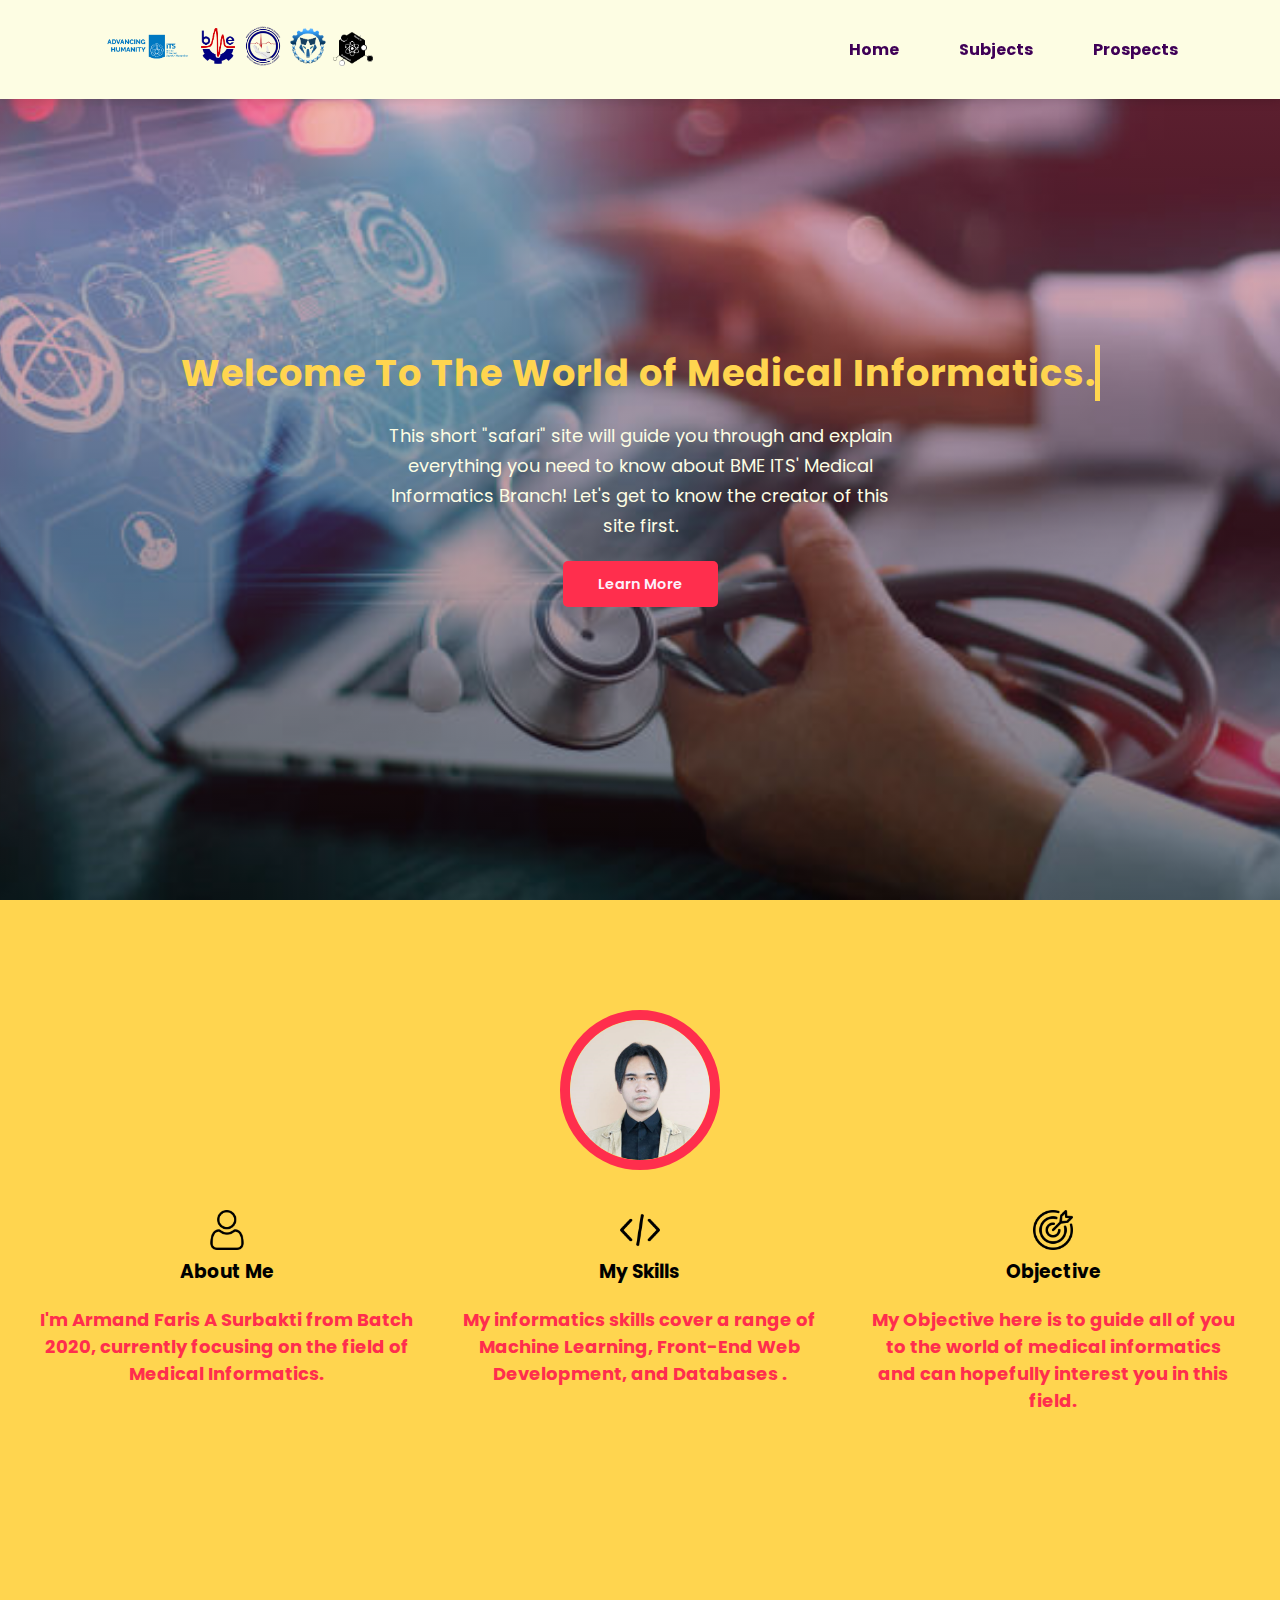
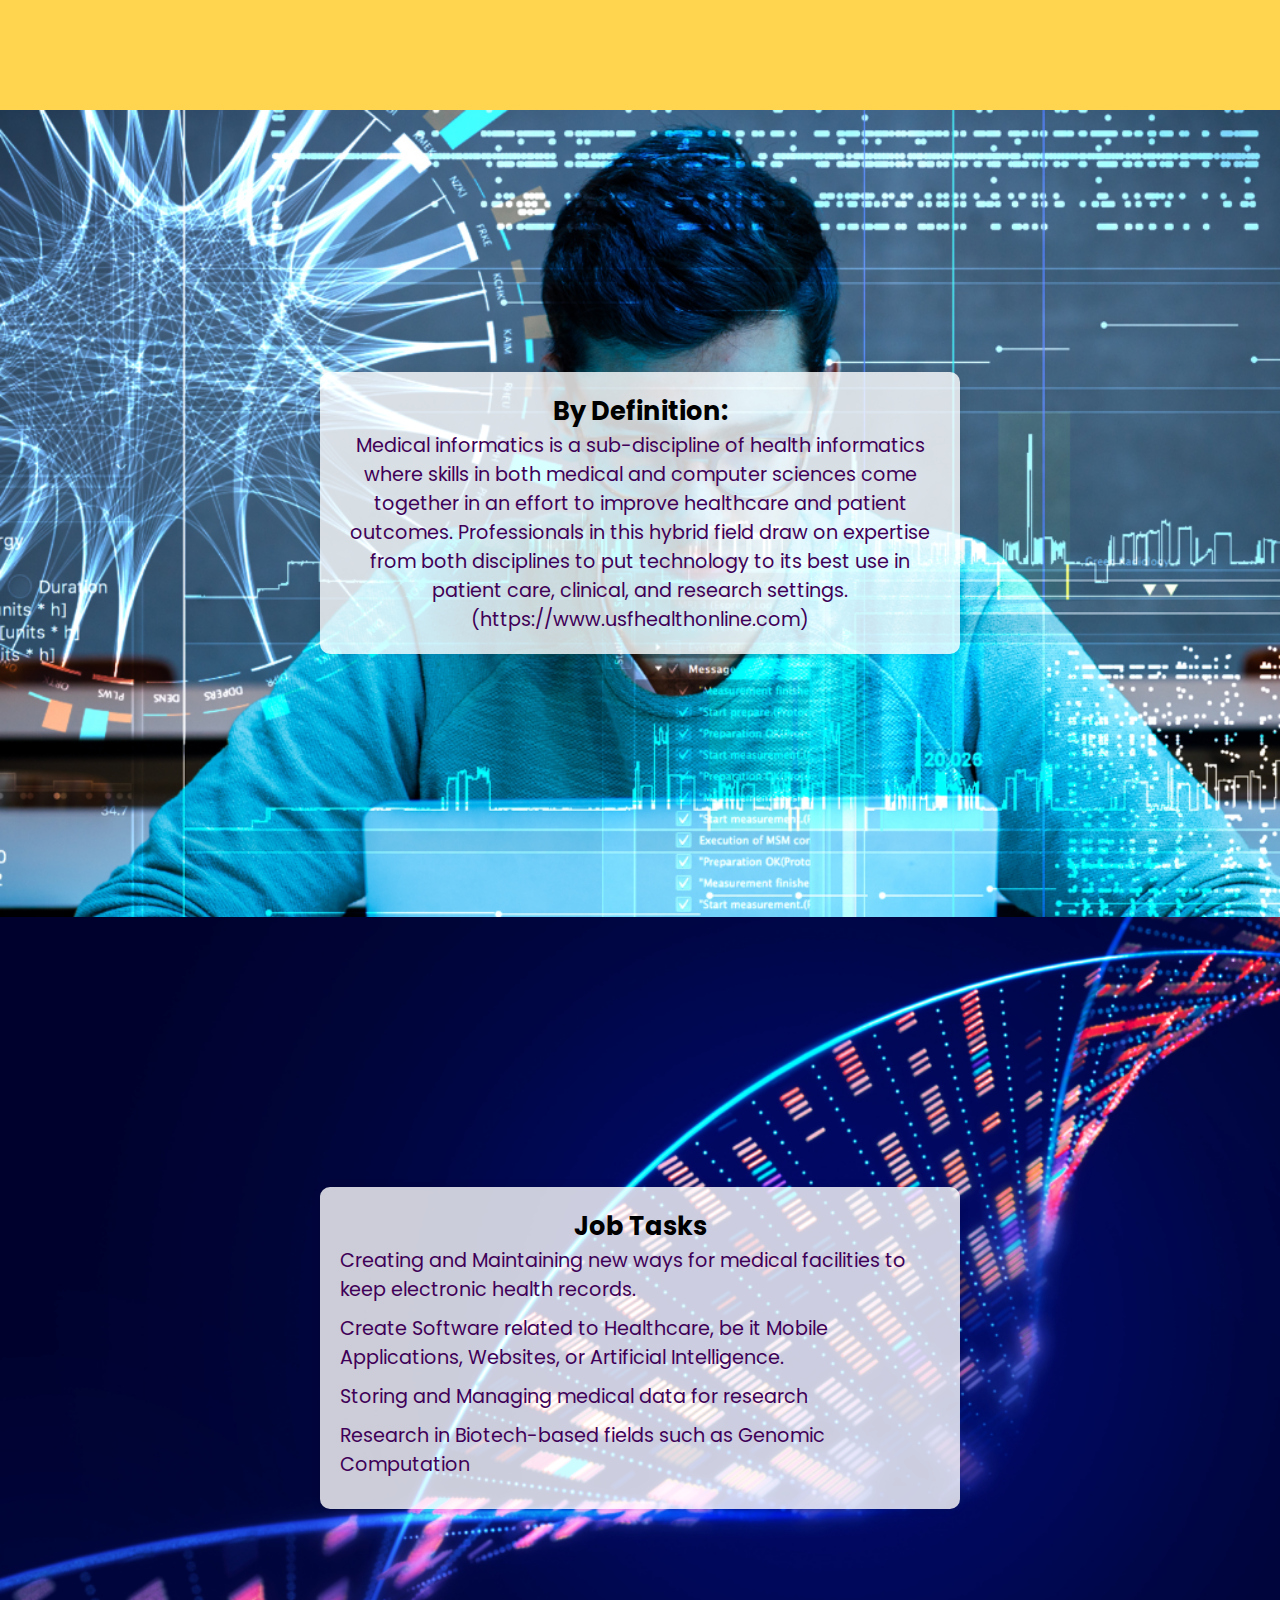
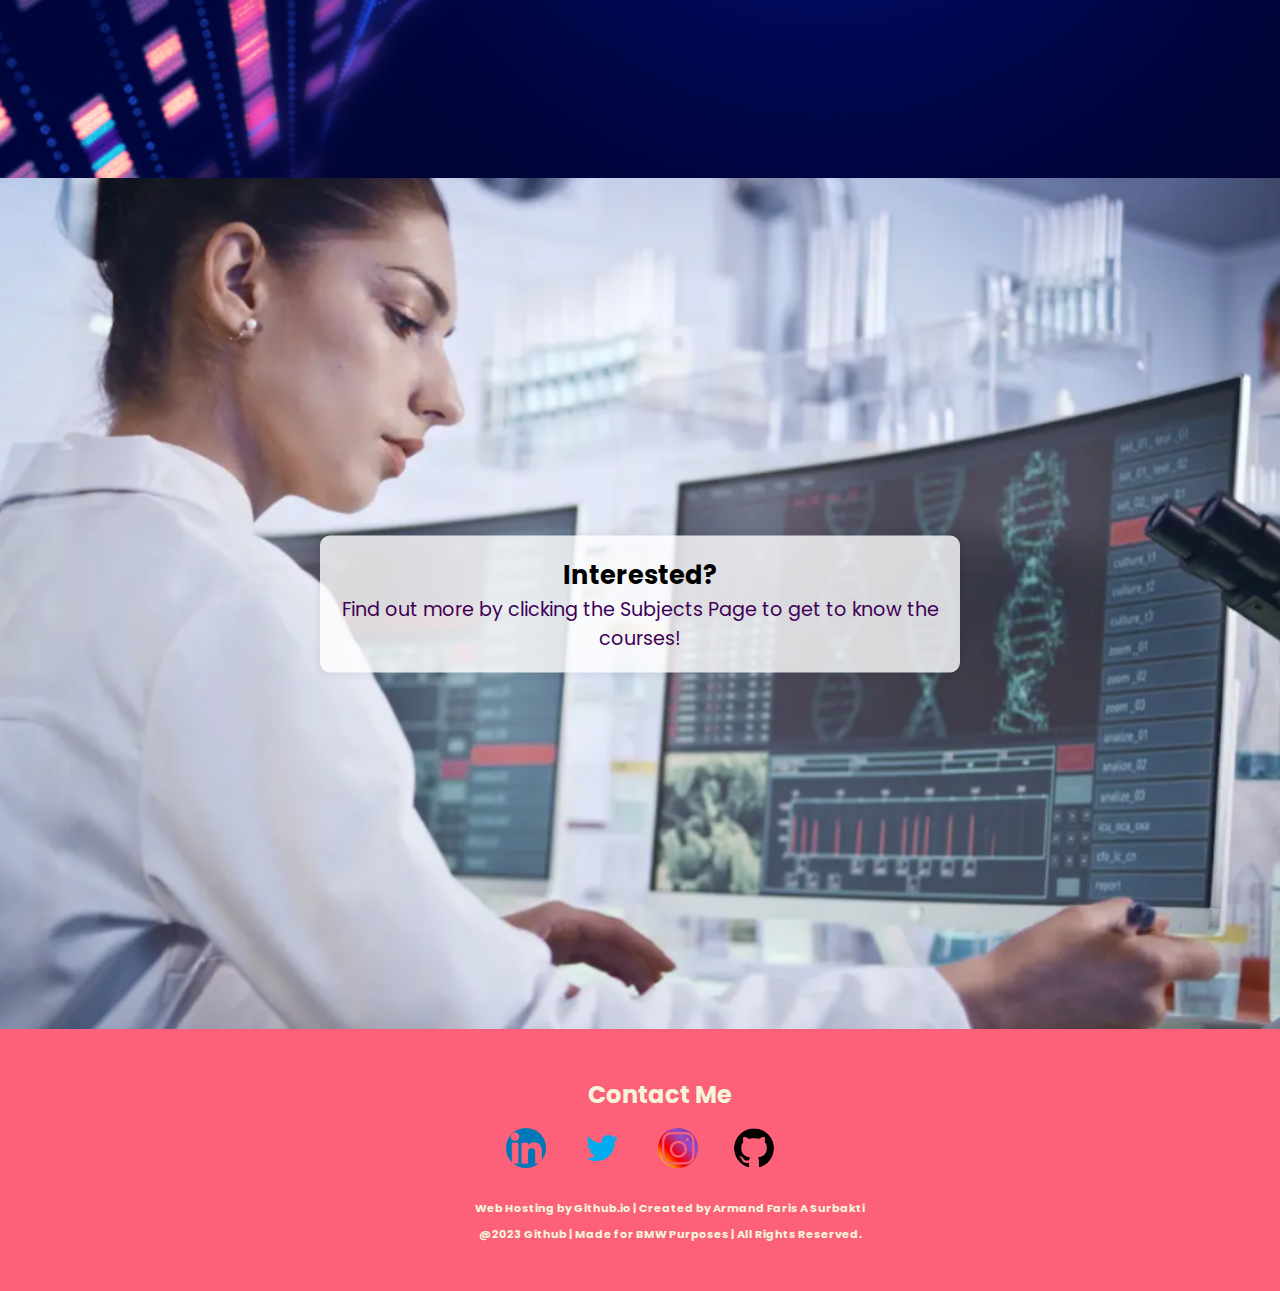
<file: index.html>
<!DOCTYPE html>

<html>
    <head>
        <meta charset="utf-8">
        <meta http-equiv="X-UA-Compatible" content="IE=edge">
        <title>Biomedical Informatics</title>
        <meta name="description" content="">
        <meta name="viewport" content="width=device-width, initial-scale=1">
        <link rel="icon" href="archisyn.ico">
        <link rel="stylesheet" href="style.css">
    </head>
    <body>
        <!-- Navigation Bar-->
        <nav>
            <div class ="navlogo">
            <img src="images/itslogo.png" alt="" class="itslogo">
            <img src="images/bmelogo.png" alt="" class="bmelogo">
            <img src="images/hmtblogo.png" alt="" class="hmtblogo">
            <img src="images/archisyn.png" alt="" class="archilogo">
            <img src="images/ilprof.png" alt="" class="ilproflogo">
           </div>
            <div class = "navigation">
                <ul>
                    <li><a href="index.html">Home</a></li>
                    <li><a href="subjects.html">Subjects</a></li>
                    <li><a href="prospects.html">Prospects</a></li>
                </ul>
            </div>
        </nav>
    <!-- Home Section-->
    <section id="home">
        <div class = "welcome">
        <h2 class="welcometext">Welcome To The World of Medical Informatics.</h2>
        </div>
        <p>This short "safari" site will guide you through and explain everything you need 
            to know about BME ITS' Medical Informatics Branch! Let's get to know the creator of this site first.
            </p>
        <div class="btn"> 
            <a href="#profiletitle" class ="yellow">Learn More</a>
        </div>    
    </section>

    <!--Profile Section-->
    <section id="profile" class="profile-section">
        <h1 id="profiletitle" class="animated-title" >Get to Know The Creator!</h1>

        <div class="profile-content">
          <img src="images/formal_crop.png" alt="Armand" class="profile-image" >
            <div class="fea-wrapper">
               <div class ="fea-box">
                <img src="images/user.png" alt="" class="user-icon">
                <h3>About Me</h3>
                <p> I'm Armand Faris A Surbakti from Batch 2020, currently focusing on the field of Medical Informatics.</p>
               </div>
               <div class ="fea-box">
                <img src="images/codecon.png" alt="" class="user-icon">
                <h3>My Skills</h3>
                <p> My informatics skills cover a range of Machine Learning, Front-End Web Development, and Databases .</p>
               </div>
               <div class ="fea-box">
                <img src="images/target.png" alt="" class="user-icon">
                <h3> Objective</h3>
                <p> My Objective here is to guide all of you to the world of medical informatics and can hopefully interest you in this field. </p>
               </div>

            </div>
        </div>
    </section>
    <!--About Med Info Section, with Image Slider-->
    <!-- Sliding Content Section -->
    <section id="about-slide"class="container">
        <div class="slider-wrapper">
            
                <div id="slide-1" class="slide-content">
                    <img src="images/medforre.png" alt=""class="slide-image"/>
                    <div class="info">
                    <h3>By Definition:</h3>
                    <p>Medical informatics is a sub-discipline of health informatics where skills in both medical and computer sciences 
                        come together in an effort to improve healthcare and patient outcomes. Professionals in this hybrid field draw 
                        on expertise from both disciplines to put technology to its best use in patient care, clinical, and research settings. (https://www.usfhealthonline.com)</p>    
                </div>  
            </div>
                <div id="slide-2" class="slide-content">
                    <img src="images/genomere.png" alt="" class="slide-image"/>
                    <div class="info">
                    <h3>Job Tasks</h3>
                    <ul>
                        <li>Creating and Maintaining new ways for medical facilities to keep electronic health records.</li>
                        <li>Create Software related to Healthcare, be it Mobile Applications, Websites, or Artificial Intelligence.</li>
                        <li>Storing and Managing medical data for research</li>
                        <li>Research in Biotech-based fields such as Genomic Computation</li>
                    </ul>
                    </div> 
                </div>

                <div id="slide-3" class="slide-content">
                    <img src="images/interested.png" alt=""class="slide-image"/>
                    <div class="info">
                    <h3>Interested?</h3>
                    <p>Find out more by clicking the Subjects Page to get to know the courses!</p>
                </div> 
               </div>
        </div>
    </section>
    <footer id="contact">
        <div class=""container>
           <h2>Contact Me</h2>
           <ul>
               <li><a href="https://www.linkedin.com/in/armandfs/"target="_blank"><img src="images/linkedin.png"class="logo"></a></li>                                       </li>
               <li><a href="https://twitter.com/armandmeister1"target="_blank"><img src="images/twitter.png"class="logo"></a></li>  
               <li><a href="https://www.instagram.com/armandsurbakti/"target="_blank"><img src="images/instagram.png"class="logo"></a></li>  
               <li><a href="https://github.com/ArmandFS"target="_blank"><img src="images/github.png"class="logo"></a></li>  
          </ul>
          <p>Web Hosting by Github.io | Created by Armand Faris A Surbakti</p>
          <p>@2023 Github | Made for BMW Purposes | All Rights Reserved.</p>
        </div>
</footer>
    <script>
        document.querySelector('.yellow').addEventListener('click', function(e) {
            e.preventDefault();
            document.querySelector('#profile').scrollIntoView({ behavior: 'smooth' });
        });
    </script>
    </body>
</html>
</file>
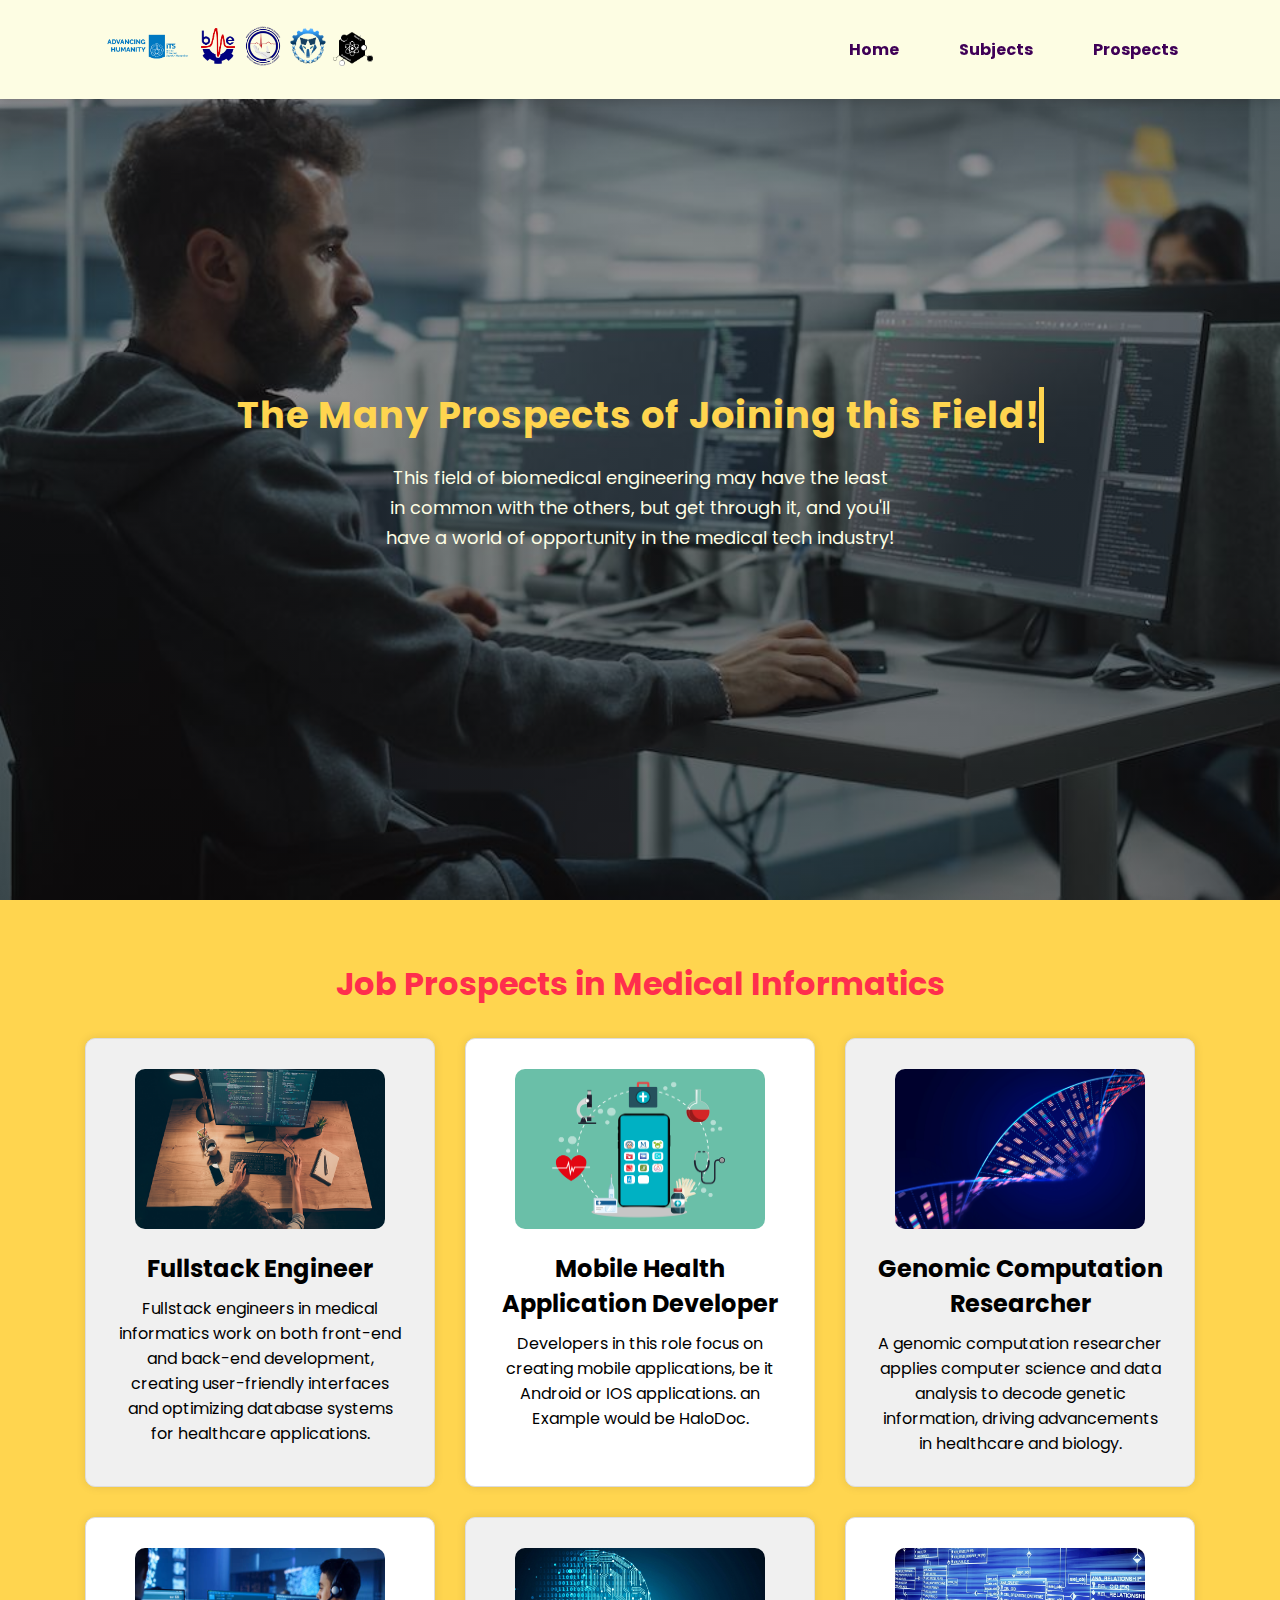
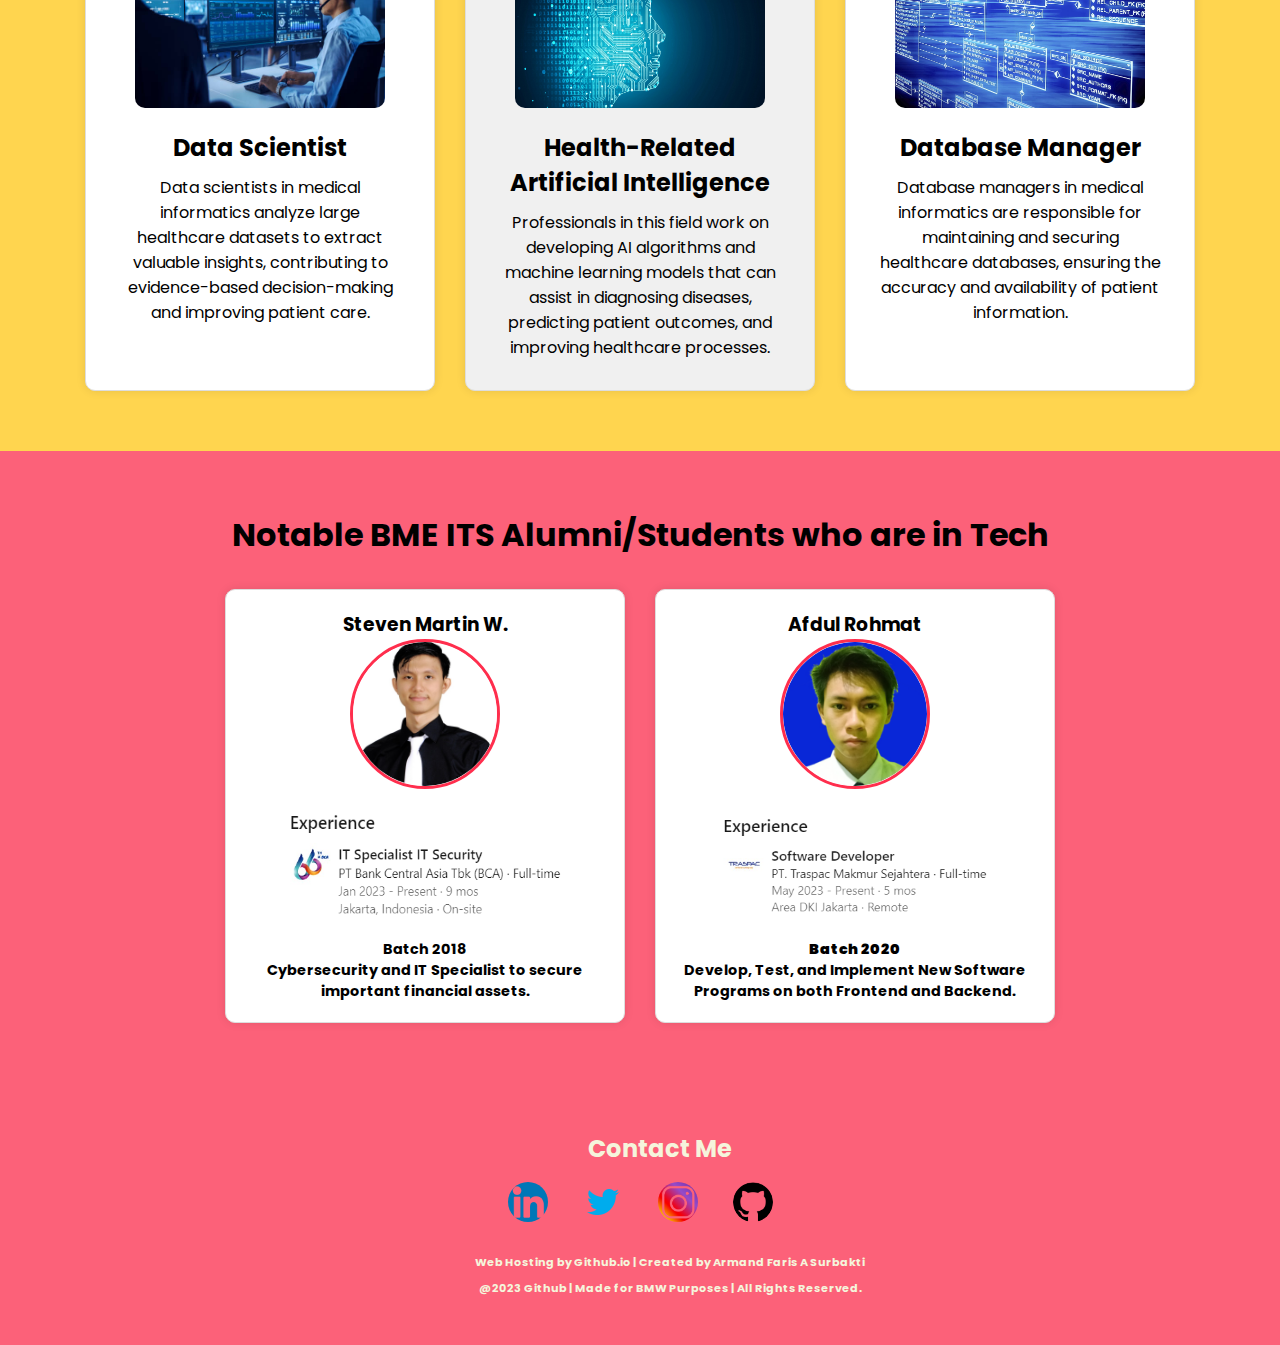
<file: prospects.html>
<!DOCTYPE html>

<html>
    <head>
        <meta charset="utf-8">
        <meta http-equiv="X-UA-Compatible" content="IE=edge">
        <title>Biomedical Informatics</title>
        <meta name="description" content="">
        <meta name="viewport" content="width=device-width, initial-scale=1">
        <link rel="icon" href="archisyn.ico">
        <link rel="stylesheet" href="style3.css">
    </head>
    <body>
        <!-- Navigation Bar-->
        <nav>
            <div class ="navlogo">
            <img src="images/itslogo.png" alt="" class="itslogo">
            <img src="images/bmelogo.png" alt="" class="bmelogo">
            <img src="images/hmtblogo.png" alt="" class="hmtblogo">
            <img src="images/archisyn.png" alt="" class="archilogo">
            <img src="images/ilprof.png" alt="" class="ilproflogo">
           </div>
            <div class = "navigation">
                <ul>
                    <li><a href="index.html">Home</a></li>
                    <li><a href="subjects.html">Subjects</a></li>
                    <li><a href="prospects.html">Prospects</a></li>
                </ul>
            </div>
        </nav>
    <!-- Home Section-->
    <section id="home">
        <div class = "welcome">
        <h2 class="welcometext">The Many Prospects of Joining this Field!</h2>
        </div>
        <p>This field of biomedical engineering may have the least in common with the others, but get through it, and you'll have a world of opportunity in the medical tech industry!
            </p>  
    </section>

<!-- Job Prospects Section -->
<section id="job-prospects" class="container">
    <h2>Job Prospects in Medical Informatics</h2>
    <div class="prospects-wrapper">
        <!-- Job Prospect 1 -->
        <div class="job-prospect">
            <img src="images/fullstack.png" alt="Fullstack Engineer">
            <h3>Fullstack Engineer</h3>
            <p>Fullstack engineers in medical informatics work on both front-end and back-end development, creating user-friendly interfaces and optimizing database systems for healthcare applications.</p>
        </div>

        <!-- Job Prospect 2 -->
        <div class="job-prospect">
            <img src="images/mobile_health.png" alt="Mobile Health Application Developer">
            <h3>Mobile Health Application Developer</h3>
            <p>Developers in this role focus on creating mobile applications, be it Android or IOS applications. an Example would be HaloDoc.</p>
        </div>

        <!-- Job Prospect 3 -->
        <div class="job-prospect">
            <img src="images/genomere.png" alt="Genomic Computation Researcher">
            <h3>Genomic Computation Researcher</h3>
            <p>A genomic computation researcher applies computer science and data analysis to decode genetic information, driving advancements in healthcare and biology. </p>
        </div>

        <!-- Job Prospect 4 -->
        <div class="job-prospect">
            <img src="images/data_scientist.png" alt="Data Scientist">
            <h3>Data Scientist</h3>
            <p>Data scientists in medical informatics analyze large healthcare datasets to extract valuable insights, contributing to evidence-based decision-making and improving patient care.</p>
        </div>

        <!-- Job Prospect 5 -->
        <div class="job-prospect">
            <img src="images/health_ai.png" alt="Health-Related Artificial Intelligence">
            <h3>Health-Related Artificial Intelligence</h3>
            <p>Professionals in this field work on developing AI algorithms and machine learning models that can assist in diagnosing diseases, predicting patient outcomes, and improving healthcare processes.</p>
        </div>

        <!-- Job Prospect 6 -->
        <div class="job-prospect">
            <img src="images/database_manager.png" alt="Database Manager">
            <h3>Database Manager</h3>
            <p>Database managers in medical informatics are responsible for maintaining and securing healthcare databases, ensuring the accuracy and availability of patient information.</p>
        </div>
    </div>
</section>

<section id="notable-alumni" class="container">
    <h2>Notable BME ITS Alumni/Students who are in Tech</h2>
    <div class="alumni-wrapper">
        <!-- Alumni 1 -->
        <div class="alumni">
            <h3>Steven Martin W. </h3>
            <div class="alumni-image">
                <img src="images/stevenmw.png" alt="Alumni 1" class="circle-border">
            </div>
            <div class="alumni-info">
                <img src="images/stevenmwjob.png" alt="LinkedIn Job Screenshot" class="linkedin-screenshot">
                <p><strong>Batch 2018</p>
                <p>Cybersecurity and IT Specialist to secure important financial assets.</p>
            </div>
        </div>
        <!-- Alumni 2 -->
        <div class="alumni">
            <h3>Afdul Rohmat</h3>
            <div class="alumni-image">
                <img src="images/afdul.png" alt="Alumni 2" class="circle-border">
            </div>
            <div class="alumni-info">
                <img src="images/afduljobss.png" alt="LinkedIn Job Screenshot" class="linkedin-screenshot">
                <p><strong>Batch 2020</strong></p>
                <p>Develop, Test, and Implement New Software Programs on both Frontend and Backend.</p>
            </div>
        </div>
    </div>
</section>














    
    <footer id="contact">
        <div class=""container>
           <h2>Contact Me</h2>
           <ul>
               <li><a href="https://www.linkedin.com/in/armandfs/"target="_blank"><img src="images/linkedin.png"class="logo"></a></li>                                       </li>
               <li><a href="https://twitter.com/armandmeister1"target="_blank"><img src="images/twitter.png"class="logo"></a></li>  
               <li><a href="https://www.instagram.com/armandsurbakti/"target="_blank"><img src="images/instagram.png"class="logo"></a></li>  
               <li><a href="https://github.com/ArmandFS"target="_blank"><img src="images/github.png"class="logo"></a></li>  
          </ul>
          <p>Web Hosting by Github.io | Created by Armand Faris A Surbakti</p>
          <p>@2023 Github | Made for BMW Purposes | All Rights Reserved.</p>
        </div>
</footer>
    <script>
        document.querySelector('.yellow').addEventListener('click', function(e) {
            e.preventDefault();
            document.querySelector('#profile').scrollIntoView({ behavior: 'smooth' });
        });
    </script>
    </body>
</html>
</file>
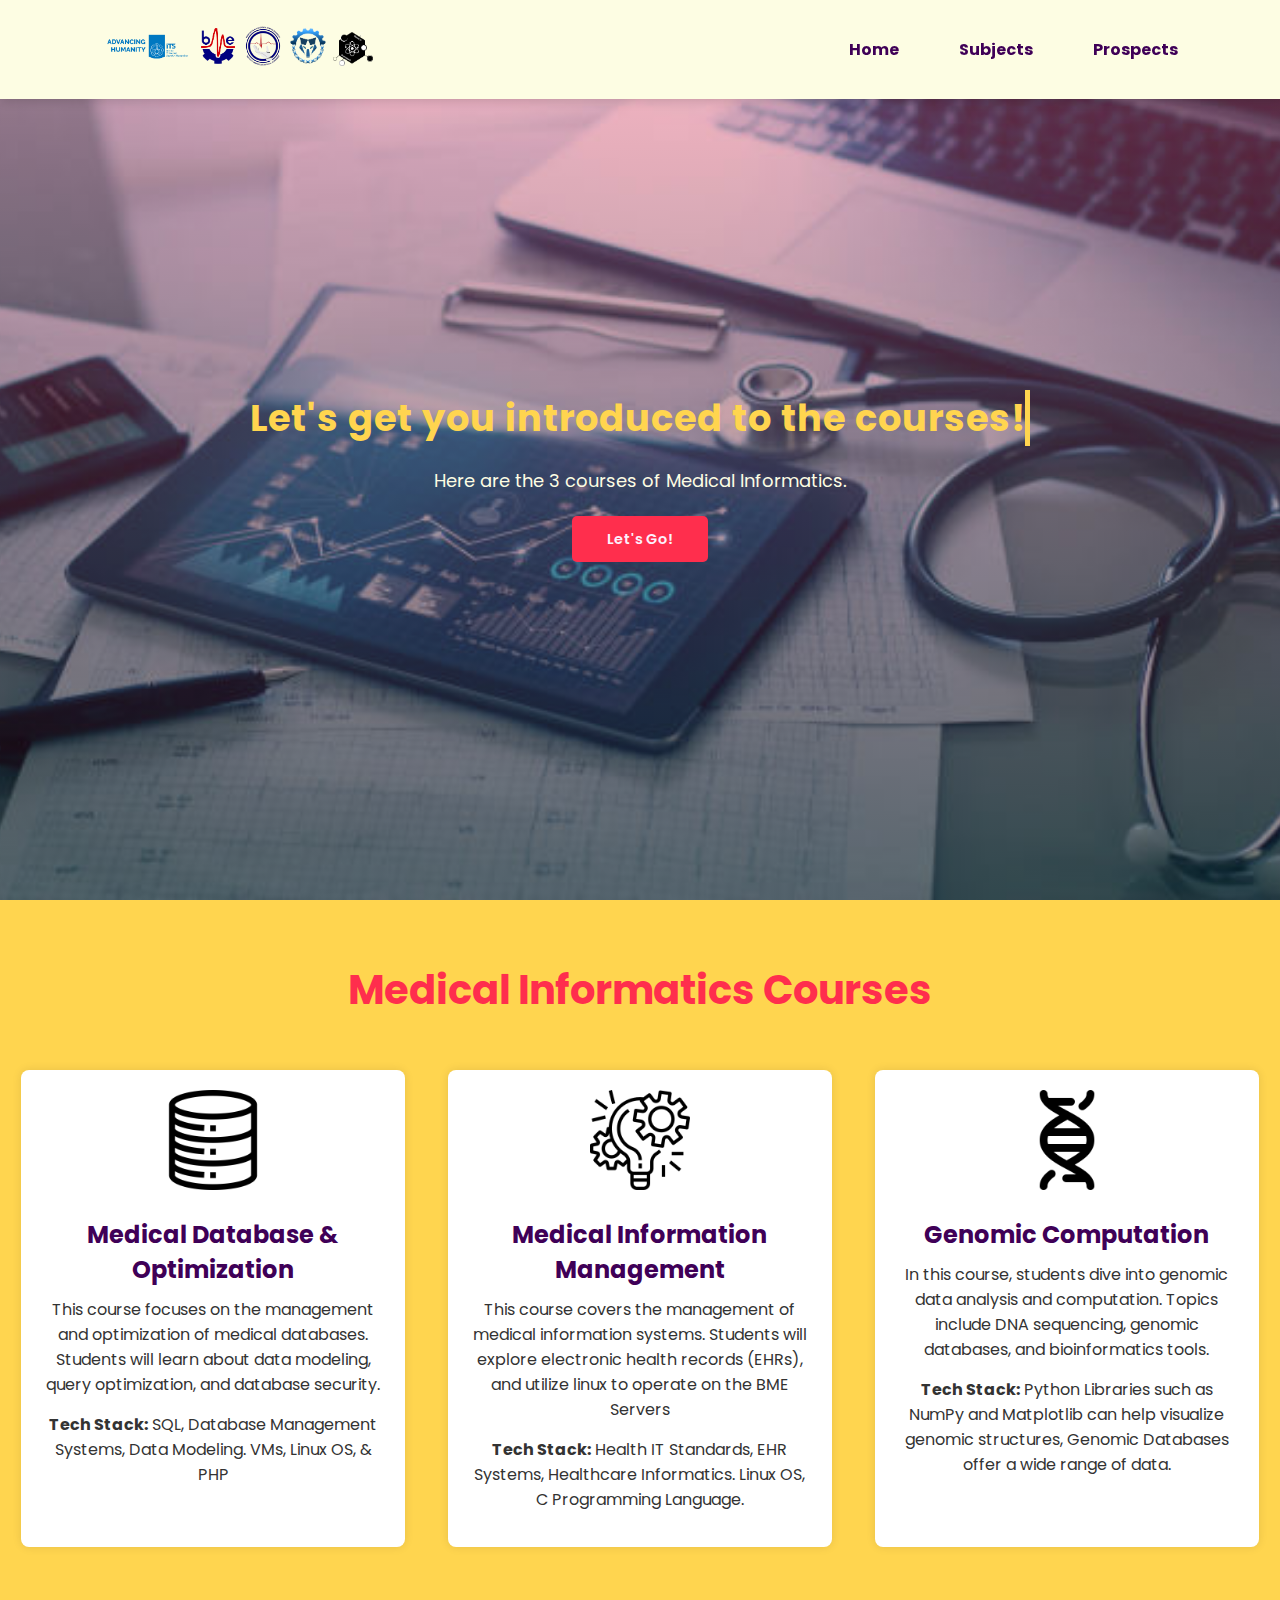
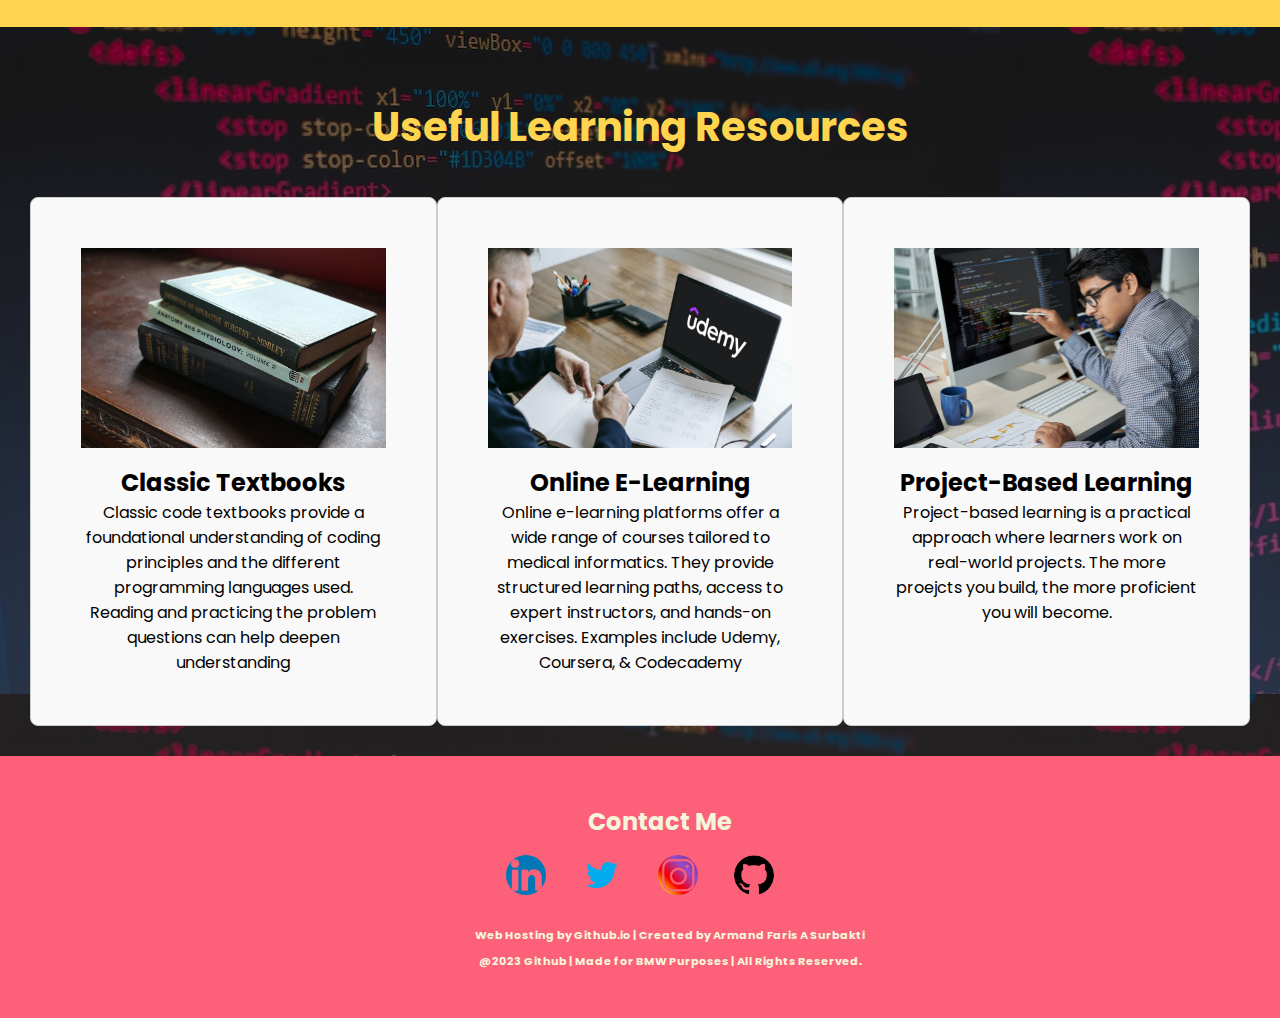
<file: subjects.html>
<!DOCTYPE html>

<html>
    <head>
        <meta charset="utf-8">
        <meta http-equiv="X-UA-Compatible" content="IE=edge">
        <title>Biomedical Informatics</title>
        <meta name="description" content="">
        <meta name="viewport" content="width=device-width, initial-scale=1">
        <link rel="icon" href="archisyn.ico">
        <link rel="stylesheet" href="style2.css">
    </head>
    <body>
        <!-- Navigation Bar-->
        <nav>
            <div class ="navlogo">
            <img src="images/itslogo.png" alt="" class="itslogo">
            <img src="images/bmelogo.png" alt="" class="bmelogo">
            <img src="images/hmtblogo.png" alt="" class="hmtblogo">
            <img src="images/archisyn.png" alt="" class="archilogo">
            <img src="images/ilprof.png" alt="" class="ilproflogo">
           </div>
            <div class = "navigation">
                <ul>
                    <li><a href="index.html">Home</a></li>
                    <li><a href="subjects.html">Subjects</a></li>
                    <li><a href="prospects.html">Prospects</a></li>
                </ul>
            </div>
        </nav>
    <!-- Home Section-->
    <section id="home">
        <div class = "welcome">
        <h2 class="welcometext">Let's get you introduced to the courses!</h2>
        </div>
        <p>Here are the 3 courses of Medical Informatics.
            </p>
        <div class="btn"> 
            <a href="#courses" class ="yellow">Let's Go!</a>
        </div>    
    </section>
    
<!-- Course Section -->
<section id="courses" class="course-section">
    <h2>Medical Informatics Courses</h2>
    <div class="course-container">
        <!-- Course 1 -->
        <div class="course">
            <img src="images/database.png" alt="Medical Database & Optimization">
            <h3>Medical Database & Optimization</h3>
            <p>This course focuses on the management and optimization of medical databases. Students will learn about data modeling, query optimization, and database security.</p>
            <p><strong>Tech Stack:</strong> SQL, Database Management Systems, Data Modeling. VMs, Linux OS, & PHP</p>
        </div>

        <!-- Course 2 -->
        <div class="course">
            <img src="images/manajin.png" alt="Medical Information Management">
            <h3>Medical Information Management</h3>
            <p>This course covers the management of medical information systems. Students will explore electronic health records (EHRs), and utilize linux to operate on the BME Servers</p>
            <p><strong>Tech Stack:</strong> Health IT Standards, EHR Systems, Healthcare Informatics. Linux OS, C Programming Language.</p>
        </div>

        <!-- Course 3 -->
        <div class="course">
            <img src="images/kompgen.png" alt="Genomic Computation">
            <h3>Genomic Computation</h3>
            <p>In this course, students dive into genomic data analysis and computation. Topics include DNA sequencing, genomic databases, and bioinformatics tools.</p>
            <p><strong>Tech Stack:</strong> Python Libraries such as NumPy and Matplotlib can help visualize genomic structures, Genomic Databases offer a wide range of data. </p>
        </div>
    </div>
</section>


<!-- Resources Section -->
<section id="resources" class="resources-section">
    <h2>Useful Learning Resources</h2>
    <div class="resources-wrapper">
        <!-- Resource 1 -->
        <div class="resource-box" id="resource-1">
            <img src="images/textbook.jpg" alt="Resource 1">
            <h3>Classic Textbooks</h3>
            <p>Classic code textbooks provide a foundational understanding of coding principles 
                and the different programming languages used. Reading and practicing 
                the problem questions can help deepen understanding</p>
        </div>

        <!-- Resource 2 -->
        <div class="resource-box" id="resource-2">
            <img src="images/udemy.jpg" alt="Resource 2">
            <h3>Online E-Learning</h3>
            <p>Online e-learning platforms offer a wide range of courses 
                tailored to medical informatics. 
                They provide structured learning paths, access to expert 
                instructors, and hands-on exercises. Examples include Udemy, Coursera, & Codecademy</p>
        </div>

        <!-- Resource 3 -->
        <div class="resource-box" id="resource-3">
            <img src="images/guycoding.jpg" alt="Resource 3">
            <h3>Project-Based Learning</h3>
            <p>Project-based learning is a practical approach where learners work on real-world projects.
                 The more proejcts you build, the more proficient you will become.</p>
        </div>
    </div>
</section>




    <footer id="contact">
        <div class=""container>
           <h2>Contact Me</h2>
           <ul>
               <li><a href="https://www.linkedin.com/in/armandfs/"target="_blank"><img src="images/linkedin.png"class="logo"></a></li>                                       </li>
               <li><a href="https://twitter.com/armandmeister1"target="_blank"><img src="images/twitter.png"class="logo"></a></li>  
               <li><a href="https://www.instagram.com/armandsurbakti/"target="_blank"><img src="images/instagram.png"class="logo"></a></li>  
               <li><a href="https://github.com/ArmandFS"target="_blank"><img src="images/github.png"class="logo"></a></li>  
          </ul>
          <p>Web Hosting by Github.io | Created by Armand Faris A Surbakti</p>
          <p>@2023 Github | Made for BMW Purposes | All Rights Reserved.</p>
        </div>
</footer>

    <script>
        document.querySelector('.yellow').addEventListener('click', function(e) {
            e.preventDefault();
            document.querySelector('#courses').scrollIntoView({ behavior: 'smooth' });
        });
    </script>

    </body>
</html>
</file>
<file: style.css>
@import url('https://fonts.googleapis.com/css?family=Poppins:wght@100;200;300;400;500;600;700;800;900&dsiplay=swap');

* {
  margin : 0;
  padding: 0;
  box-sizing: border-box;
}

body {
   font-family: 'Poppins', sans-serif;
}
/* global tags */
h1 {
    font-size: 2.5rem;
    font-weight: 700;
    color: rgb(35, 35, 85);
}
span{
    font-size: .9rem;
    color: #757373;
}
h6{
    font-size: 1.1rem;
    color: rgb(24, 24, 49);
}
/*navigation bar*/
.itslogo {
    width: 90px;
    height: auto;
    cursor: pointer;
}
.bmelogo {
    width:40px;
    height: auto;
    cursor: pointer;
}
.hmtblogo {
    width:40px;
    height: auto;
    cursor: pointer;
}
.ilproflogo {
    width:40px;
    height: auto;
    cursor: pointer;
}
.archilogo{
    width:40px;
    height: auto;
    cursor: pointer;
}
.navlogo *{
    margin-left: 1px;
}

nav{
    position: fixed;
    display: flex;
    height:11%;
    width: 100%;
    background-color: rgb(253, 253, 227);
    flex-direction: row;
    justify-content: space-between;
    align-items: center;
    padding: 1vw 8vw;
    box-shadow: 2px 2px 10px rgba(0, 0, 0, 0.15);
    z-index: 1;
}
nav .navigation ul{
    display: flex;
    justify-content: flex-end;
    align-items:center;
}
nav .navigation ul li{
    list-style: none;
    margin-left: 60px;
}
nav .navigation ul li a{
    text-decoration: none;
    color: #3f0057;
    font-size: 16px;
    font-weight: bold;
    transition: 0.3s ease;
}
nav .navigation ul li a:hover {
    color: #ff2e4d;
}
/* Home */
#home {
    background-image: linear-gradient(rgba(255, 82, 119, 0.4), rgba(13, 9, 9, 0.5)),url("images/medicalinfobg.jpg");
    width: 100%;
    height: 100vh;
    background-size: cover;
    background-position: center;
    display: flex;
    flex-direction: column;
    justify-content: center;
    align-items: center;
    text-align: center;
    padding-top: 40px;
}

.welcometext {
    color: #ffd54f;
    font-size: 2.3rem;
    letter-spacing: 1px;
    border-right: 5px solid;
    width: 100%;
    white-space: nowrap;
    overflow: hidden;
    animation: typing 5s steps(37) infinite, cursor 0.4s step-end infinite alternate;
}
@keyframes cursor {
    50% {
        border-color: transparent;
    }
}
@keyframes typing {
    0% {
        width: 0;
    }
    70%, 100% {
        width: 100%;
    }
}
#home p{
    margin-top: 20px;
    width: 40%;
    color:rgb(253, 253, 227);
    font-size: 18px;
    line-height: 30px;   
}
#home .btn{
    margin-top: 30px;
}
#home a{
    text-decoration: none;
    font-size: 0.9rem;
    padding: 13px 35px;
    background-color: beige;
    font-weight: 600;
    border-radius: 5px;
}
#home a.yellow{
    color: #fcf0fc;
    background: #ff2e4d;
    transition: 0.3s;
}
#home a.yellow:hover{
    color: #ff2e4d;;
    background: beige;
}

/* Profile Section */
#profile h1{
    color:#3f0057;
    text-align: center;
}
.profile-section {
    background-color: #ffd54f;; 
    height: 90vh;
    padding: 30px 0; 
}
.animated-title {
    color: #3f0057;
    text-align: center;
    animation: slideFade 4s ease-in-out infinite;
    opacity: 0; /* Initially, make the text invisible */
    transform: translateY(50px); /* Move the text down by 50px */
}
@keyframes slideFade {
    0%, 100% {
        opacity: 0; /* Start and end with opacity set to 0 */
        transform: translateY(50px); /* Start and end with the text moved down */
    }
    50% {
        opacity: 1; /* At 50% of the animation, make the text fully visible */
        transform: translateY(0); /* At 50% of the animation, move the text back to its original position */
    }
}
.profile-content {
    max-width: 1300px;
    margin: 0 auto; 
    padding:  20px;
    
}
.profile-image {
    display: block;
    margin: 0 auto; 
    width: 160px;
    height: auto;
    border: 10px solid #ff2e4d; /* Customize the border color as desired */
    border-radius: 50%;
}
.profile-content p {
    font-size: 18px;
    margin-top: 20px;
    font-weight: bold;
    color: #ff2e4d; 
}
.user-icon{
    margin-top: 20px;
    width: 40px;;
    height: auto;
}
.fea-wrapper{
    display: flex;
}
.fea-box{
    flex: 40%;
	height: 200px;
	padding: 10px;
	margin: 10px;  
	text-align: center;
}

.slide-content {
    display: flex;
    flex-direction: column;
    align-items: center;
    justify-content: center;
    text-align: center;
    position: relative;
    background-color: #ff2e4d; 
}

.slide-content img {
    width: 100%; /* Make the image width 100% of the container */
    height: 80%;
    filter: brightness(1);
}

.info {
    position: absolute;
    top: 50%;
    left: 50%;
    transform: translate(-50%, -50%);
    background-color: rgba(255, 255, 255, 0.8); /* Add a background color with opacity */
    padding: 20px;
    border-radius: 10px;
    text-align: center;
    transition: background-color 0.3s ease; /* Smooth transition for background-color */
    box-shadow: 0 0 10px rgba(0, 0, 0, 0.1);
}
.info h3 {
    font-size: 1.6rem;
}

.info p {
    font-size: 1.2rem;
    color: #3f0057; /* Add your preferred text color */
}
/* CSS to format the list in slide 2 */
#slide-2 ul {
    list-style-type: none; /* Remove default bullet points */
    padding-left: 0; /* Remove default left padding */
}

#slide-2 ul li {
    justify-content: left;
    align-items: left;
    text-align: left;
    margin-bottom: 10px; /* Add some space between list items */
    font-size: 1.2rem;
    color: #3f0057;
}

#slide-2 ul li::before {
    color: #ff2e4d; 
    font-size: 16px; /* Customize the bullet point size */
    font-size: 16px; /* Customize the bullet point size */
    margin-right: 5px;
}
.info:hover {
    background-color: rgba(255, 255, 255, 1); /* Change the background color on hover */
    box-shadow: 0 0 20px rgba(255, 0, 0, 5.9); /* Add a glowing effect on hover */
    transition: background-color 0.3s ease, box-shadow 0.3s ease; /* Smooth transitions */
}
/* Styles for the image on hover */
.slide-content:hover img {
    filter: brightness(0.3); /* Darken the image on hover */
    transition: filter 0.6s ease; /* Smooth transition for filter */
}
/* this css section will be for the contact part*/
footer{
    background-color: #fc6179;
    padding: 3em;
    min-width: 560px;
    display: flex;
    flex-direction: column;
    justify-content: center;
    align-items: center;
    text-align: center;

 }
footer h2{
    color: beige;
    font-family: 'Poppins', sans-serif;
    position:relative;
    left: 20px;
 }
 footer li{
    display: inline-block;
    margin: 1em;
 }
 footer p{
    color: beige;
    font-family: 'Poppins', sans-serif;
    font-weight:bold; 
    font-size: 0.7rem;
    padding-top: .8em;
    position:relative;
    left: 30px;
 }
 .logo{
    border-radius: 100%;
    width: 40px;
    height: 40px;
 }
 .logo:hover,
 .logo:focus{
     transition: 0.3s;
     transform: scale(1.1);
     filter: contrast(9000%);
 }
</file>
<file: style3.css>
@import url('https://fonts.googleapis.com/css?family=Poppins:wght@100;200;300;400;500;600;700;800;900&dsiplay=swap');

* {
  margin : 0;
  padding: 0;
  box-sizing: border-box;
}

body {
   font-family: 'Poppins', sans-serif;
}
/* global tags */
h1 {
    font-size: 2.5rem;
    font-weight: 700;
    color: rgb(35, 35, 85);
}
span{
    font-size: .9rem;
    color: #757373;
}
h6{
    font-size: 1.1rem;
    color: rgb(24, 24, 49);
}
/*navigation bar*/
.itslogo {
    width: 90px;
    height: auto;
    cursor: pointer;
}
.bmelogo {
    width:40px;
    height: auto;
    cursor: pointer;
}
.hmtblogo {
    width:40px;
    height: auto;
    cursor: pointer;
}
.ilproflogo {
    width:40px;
    height: auto;
    cursor: pointer;
}
.archilogo{
    width:40px;
    height: auto;
    cursor: pointer;
}
.navlogo *{
    margin-left: 1px;
}

nav{
    position: fixed;
    display: flex;
    height:11%;
    width: 100%;
    background-color: rgb(253, 253, 227);
    flex-direction: row;
    justify-content: space-between;
    align-items: center;
    padding: 1vw 8vw;
    box-shadow: 2px 2px 10px rgba(0, 0, 0, 0.15);
    z-index: 1;
}
nav .navigation ul{
    display: flex;
    justify-content: flex-end;
    align-items:center;
}
nav .navigation ul li{
    list-style: none;
    margin-left: 60px;
}
nav .navigation ul li a{
    text-decoration: none;
    color: #3f0057;
    font-size: 16px;
    font-weight: bold;
    transition: 0.3s ease;
}
nav .navigation ul li a:hover {
    color: #ff2e4d;
}
/* Home */
#home {
    background-image: linear-gradient(rgba(21, 17, 18, 0.4), rgba(13, 9, 9, 0.5)),url("images/work.jpg");
    width: 100%;
    height: 100vh;
    background-size: cover;
    background-position: center;
    display: flex;
    flex-direction: column;
    justify-content: center;
    align-items: center;
    text-align: center;
    padding-top: 40px;
}

.welcometext {
    color: #ffd54f;
    font-size: 2.3rem;
    letter-spacing: 1px;
    border-right: 5px solid;
    width: 100%;
    white-space: nowrap;
    overflow: hidden;
    animation: typing 5s steps(37) infinite, cursor 0.4s step-end infinite alternate;
}
@keyframes cursor {
    50% {
        border-color: transparent;
    }
}
@keyframes typing {
    0% {
        width: 0;
    }
    70%, 100% {
        width: 100%;
    }
}
#home p{
    margin-top: 20px;
    width: 40%;
    color:rgb(253, 253, 227);
    font-size: 18px;
    line-height: 30px;   
}
#home .btn{
    margin-top: 30px;
}
#home a{
    text-decoration: none;
    font-size: 0.9rem;
    padding: 13px 35px;
    background-color: beige;
    font-weight: 600;
    border-radius: 5px;
}
#home a.yellow{
    color: #fcf0fc;
    background: #ff2e4d;
    transition: 0.3s;
}
#home a.yellow:hover{
    color: #ff2e4d;;
    background: beige;
}


#job-prospects {
    background-color: #ffd54f;; 
    padding: 60px 0;
}

#job-prospects h2 {
    color: #ff2e4d;
    text-align: center;
    font-size: 2rem;
    margin-bottom: 30px;
}

.prospects-wrapper {
    display: flex;
    flex-wrap: wrap;
    justify-content: center;
    gap: 30px;
}

/* Define styles for even and odd job prospects */
.job-prospect:nth-child(even) {
    background-color: #fff;
}

.job-prospect:nth-child(odd) {
    background-color: #f0f0f0;
}

.job-prospect {
    border: 1px solid #ddd;
    border-radius: 10px;
    box-shadow: 0 0 10px rgba(0, 0, 0, 0.1);
    padding: 30px;
    text-align: center;
    width: 350px;
    transition: background-color 0.3s ease-in-out; /* Add smooth transition */
}

.job-prospect img {
    width: 250px;
    height: 160px;
    margin-bottom: 15px;
    border-radius: 10px;
}

.job-prospect h3 {
    font-size: 1.5rem;
    margin-bottom: 10px;
}

.job-prospect p {
    font-size: 1rem;
}

/* Define hover styles */
.job-prospect:hover {
    background-color: #ff2e4d;
    color: #fff;
    cursor: pointer;
}


#notable-alumni {
    background-color: #fc6179;
    padding: 60px 0;
    text-align: center;
}

#notable-alumni h2 {
    font-size: 2rem;
    margin-bottom: 30px;
}

.alumni-wrapper {
    display: flex;
    justify-content: center;
    gap: 30px;
    flex-wrap: wrap;
}

.alumni {
    background-color: #fff;
    border: 1px solid #ddd;
    border-radius: 10px;
    box-shadow: 0 0 10px rgba(0, 0, 0, 0.1);
    padding: 20px;
    text-align: center;
    height: auto;
    width: 400px;
    transition: background-color 0.3s ease;
}

.alumni:hover {
    background-color: #f0f0f0;
}

.circle-border {
    border: 3px solid #ff2e4d;
    border-radius: 50%;
    width: 150px;
    height: 150px;
    margin: 0 auto 15px;
    display: block;
}

.linkedin-screenshot {
    width: 300px;
    height: 120px;
    margin: 15px auto;
    display: flex;
    border-radius: 10px;
}

.alumni-info p {
    font-size: 0.9rem;
}


footer{
    background-color: #fc6179;
    padding: 3em;
    min-width: 560px;
    display: flex;
    flex-direction: column;
    justify-content: center;
    align-items: center;
    text-align: center;

 }
footer h2{
    color: beige;
    font-family: 'Poppins', sans-serif;
    position:relative;
    left: 20px;
 }
 footer li{
    display: inline-block;
    margin: 1em;
 }
 footer p{
    color: beige;
    font-family: 'Poppins', sans-serif;
    font-weight:bold; 
    font-size: 0.7rem;
    padding-top: .8em;
    position:relative;
    left: 30px;
 }
 .logo{
    border-radius: 100%;
    width: 40px;
    height: 40px;
 }
 .logo:hover,
 .logo:focus{
     transition: 0.3s;
     transform: scale(1.1);
     filter: contrast(9000%);
 }
</file>
<file: style2.css>
@import url('https://fonts.googleapis.com/css?family=Poppins:wght@100;200;300;400;500;600;700;800;900&dsiplay=swap');

* {
  margin : 0;
  padding: 0;
  box-sizing: border-box;
}

body {
   font-family: 'Poppins', sans-serif;
}
/* global tags */
h1 {
    font-size: 2.5rem;
    font-weight: 700;
    color: rgb(35, 35, 85);
}
span{
    font-size: .9rem;
    color: #757373;
}
h6{
    font-size: 1.1rem;
    color: rgb(24, 24, 49);
}
/*navigation bar*/
.itslogo {
    width: 90px;
    height: auto;
    cursor: pointer;
}
.bmelogo {
    width:40px;
    height: auto;
    cursor: pointer;
}
.hmtblogo {
    width:40px;
    height: auto;
    cursor: pointer;
}
.ilproflogo {
    width:40px;
    height: auto;
    cursor: pointer;
}
.archilogo{
    width:40px;
    height: auto;
    cursor: pointer;
}
.navlogo *{
    margin-left: 1px;
}

nav{
    position: fixed;
    display: flex;
    height:11%;
    width: 100%;
    background-color: rgb(253, 253, 227);
    flex-direction: row;
    justify-content: space-between;
    align-items: center;
    padding: 1vw 8vw;
    box-shadow: 2px 2px 10px rgba(0, 0, 0, 0.15);
    z-index: 1;
}
nav .navigation ul{
    display: flex;
    justify-content: flex-end;
    align-items:center;
}
nav .navigation ul li{
    list-style: none;
    margin-left: 60px;
}
nav .navigation ul li a{
    text-decoration: none;
    color: #3f0057;
    font-size: 16px;
    font-weight: bold;
    transition: 0.3s ease;
}
nav .navigation ul li a:hover {
    color: #ff2e4d;
}
/* Home */
#home {
    background-image: linear-gradient(rgba(255, 82, 119, 0.4), rgba(13, 9, 9, 0.5)),url("images/subjecthome.jpg");
    width: 100%;
    height: 100vh;
    background-size: cover;
    background-position: center;
    display: flex;
    flex-direction: column;
    justify-content: center;
    align-items: center;
    text-align: center;
    padding-top: 40px;
}

.welcometext {
    color: #ffd54f;
    font-size: 2.3rem;
    letter-spacing: 1px;
    border-right: 5px solid;
    width: 100%;
    white-space: nowrap;
    overflow: hidden;
    animation: typing 5s steps(37) infinite, cursor 0.4s step-end infinite alternate;
}
@keyframes cursor {
    50% {
        border-color: transparent;
    }
}
@keyframes typing {
    0% {
        width: 0;
    }
    70%, 100% {
        width: 100%;
    }
}
#home p{
    margin-top: 20px;
    width: 40%;
    color:rgb(253, 253, 227);
    font-size: 18px;
    line-height: 30px;   
}
#home .btn{
    margin-top: 30px;
}
#home a{
    text-decoration: none;
    font-size: 0.9rem;
    padding: 13px 35px;
    background-color: beige;
    font-weight: 600;
    border-radius: 5px;
}
#home a.yellow{
    color: #fcf0fc;
    background: #ff2e4d;
    transition: 0.3s;
}
#home a.yellow:hover{
    color: #ff2e4d;;
    background: beige;
}

/* Add this CSS to your existing CSS file or create a new one */

/* Course Section */

.course-section h2{
    font-size: 40px;
    color: #ff2e4d;
}

.course-section {
    background-color: #ffd54f;
    padding: 60px 0;
    text-align: center;
}

.course-container {
    display: flex;
    justify-content: space-around;
    margin-top: 30px;
}

.course {
    width: 30%;
    background-color: #ffffff;
    padding: 20px;
    margin: 20px;
    border-radius: 8px;
    box-shadow: 0 0 10px rgba(0, 0, 0, 0.1);
    text-align: center;
    transition: 0.4s
}

.course img {
    max-width: 100px;
    height: auto;
    margin-bottom: 10px;
}

.course h3 {
    font-size: 1.5rem;
    margin: 10px 0;
    color: #3f0057;
}

.course p {
    font-size: 1rem;
    color: #333;
    margin-bottom: 15px;
}
/* Hover effect */
.course:hover {
    background-color: #ff2e4d; 
    box-shadow: 0 0 20px rgba(251, 104, 104, 0.3); 
    transform: scale(1.05); 
}
.course:hover h3{
    color: beige;
}

.course:hover p{
    color: beige;
}

/* CSS for the Resources Section */

.resources-section h2{
    font-size: 40px;
    text-align: center;
    color: #ffd54f;
    padding: 40px;
}

.resources-section {
    background-image: linear-gradient(rgba(0, 0, 0, 0.4), rgba(34, 28, 28, 0.5)),url("images/kodus.jpeg");
    padding: 30px;
}

.resources-wrapper {
    display: flex;
    justify-content: space-between;
}

.resource-box {
    flex: 1;
    padding: 50px;
    background-color: #f9f9f9; 
    text-align: center;
    border: 1px solid #ccc;
    border-radius: 8px;
    cursor: pointer;
    transition: transform 0.3s ease-in-out;
}

.resource-box img {
    width: 100%; 
    height: 200px; 
    object-fit: cover; 
}
.resource-box h3 {
    margin-top: 10px;
    font-size: 1.5rem;
}

.resource-box p {
    font-size: 1rem;
}

/* Glowing Hover Effect */
.resource-box:hover {
    transform: scale(1.05); /* Scale up the box on hover */
    box-shadow: 0 0 20px rgba(255, 46, 77, 0.7); /* Add a glowing effect on hover */
}


/* this css section will be for the contact part*/
footer{
    background-color: #fc6179;
    padding: 3em;
    min-width: 560px;
    display: flex;
    flex-direction: column;
    justify-content: center;
    align-items: center;
    text-align: center;

 }
footer h2{
    color: beige;
    font-family: 'Poppins', sans-serif;
    position:relative;
    left: 20px;
 }
 footer li{
    display: inline-block;
    margin: 1em;
 }
 footer p{
    color: beige;
    font-family: 'Poppins', sans-serif;
    font-weight:bold; 
    font-size: 0.7rem;
    padding-top: .8em;
    position:relative;
    left: 30px;
 }
 .logo{
    border-radius: 100%;
    width: 40px;
    height: 40px;
 }
 .logo:hover,
 .logo:focus{
     transition: 0.3s;
     transform: scale(1.1);
     filter: contrast(9000%);
 }
</file>
